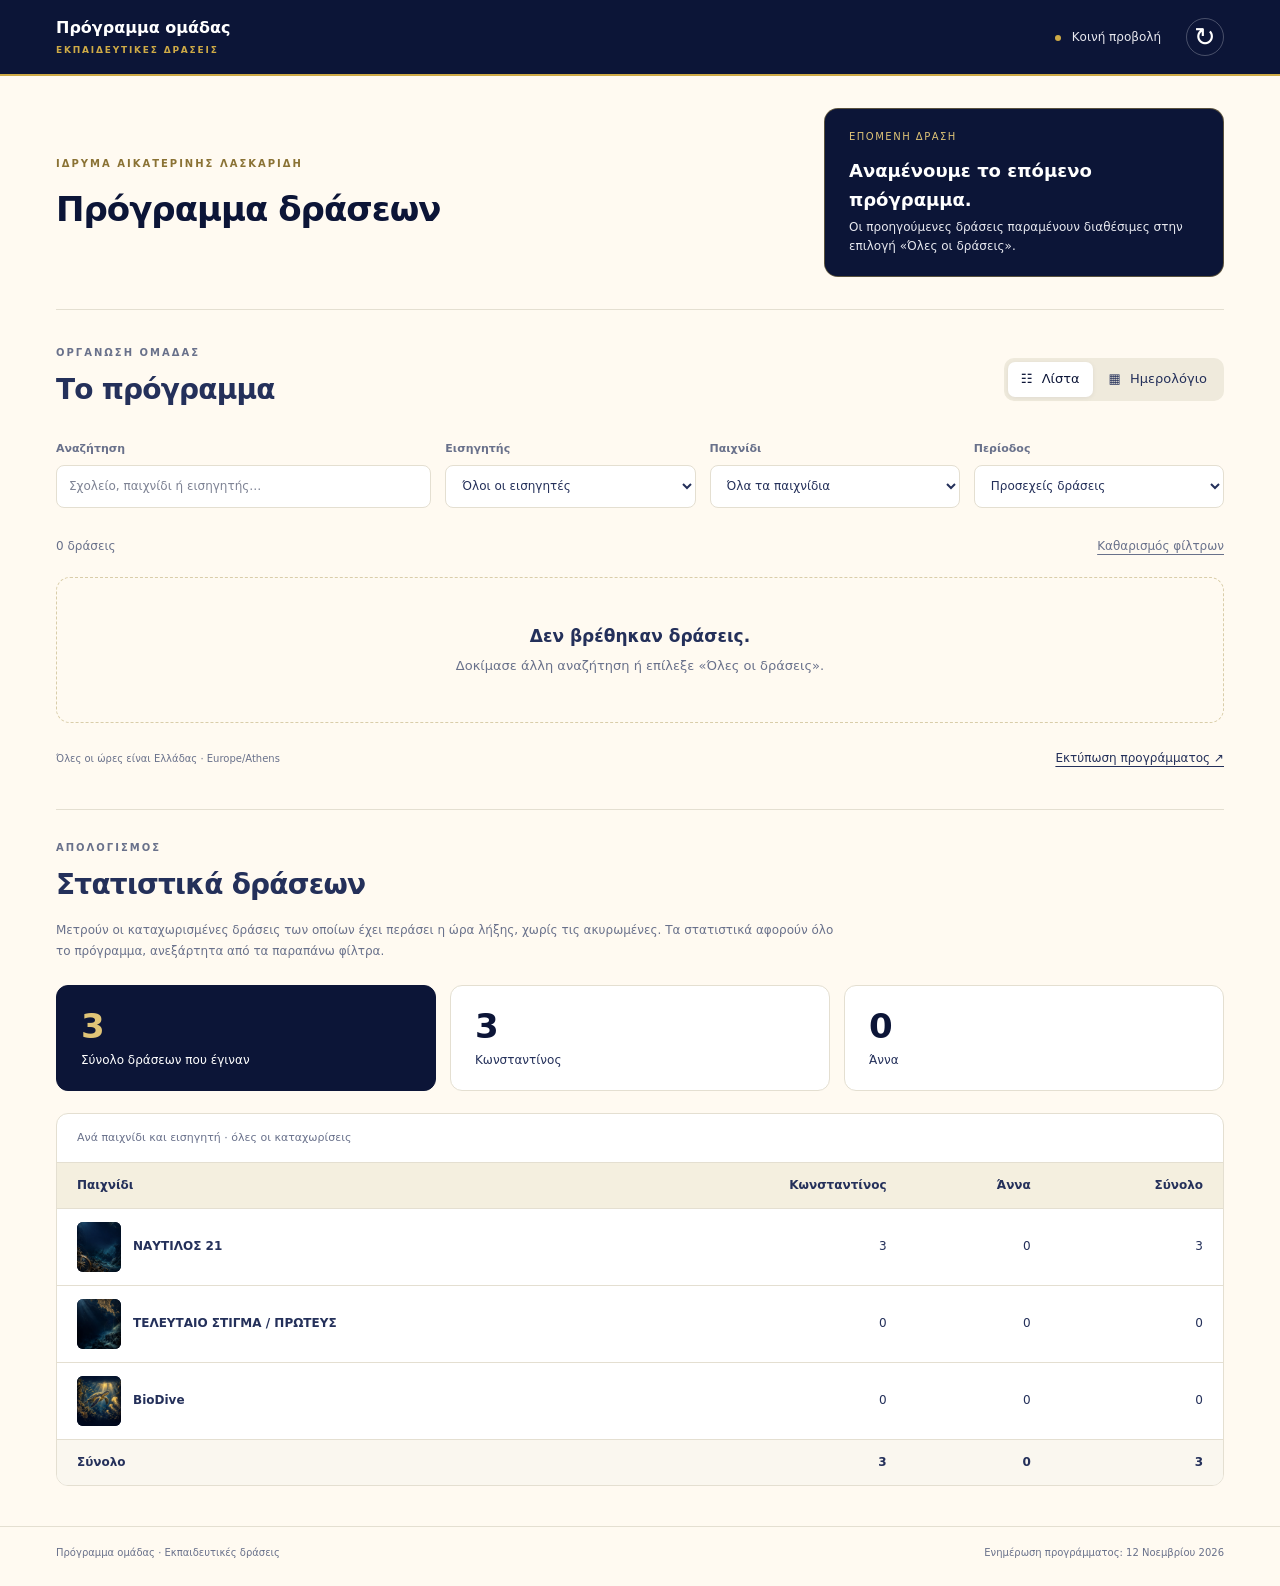
<file: index.html>
<!doctype html>
<html lang="el">
<head>
  <meta charset="utf-8">
  <meta name="viewport" content="width=device-width, initial-scale=1">
  <meta name="theme-color" content="#0c1537">
  <meta name="robots" content="noindex, nofollow">
  <meta name="description" content="Το κοινό πρόγραμμα της ομάδας εκπαιδευτικών δράσεων στο Ίδρυμα Αικατερίνης Λασκαρίδη.">
  <title>Πρόγραμμα ομάδας · Εκπαιδευτικές δράσεις</title>
  <link rel="icon" href="icon.svg?v=foundation1" type="image/svg+xml">
  <link rel="stylesheet" href="styles.css?v=games3">
  <script src="data.js?v=20261112-2" defer></script>
  <script src="schedule-rules.js?v=weekdays4" defer></script>
  <script src="app.js?v=games3" defer></script>
</head>
<body>
  <a class="skip" href="#schedule">Στο πρόγραμμα</a>
  <header class="topbar">
    <a class="brand" href="./" aria-label="Πρόγραμμα ομάδας, αρχική"><span>Πρόγραμμα ομάδας<small>ΕΚΠΑΙΔΕΥΤΙΚΕΣ ΔΡΑΣΕΙΣ</small></span></a>
    <div class="top-actions"><span class="shared"><i></i> Κοινή προβολή</span><button class="icon-button" id="refresh" type="button" aria-label="Ανανέωση προγράμματος">↻</button></div>
  </header>
  <main>
    <section class="intro" aria-labelledby="page-title">
      <div><p class="eyebrow">ΙΔΡΥΜΑ ΑΙΚΑΤΕΡΙΝΗΣ ΛΑΣΚΑΡΙΔΗ</p><h1 id="page-title">Πρόγραμμα δράσεων</h1></div>
      <aside class="next" id="next-event" aria-label="Επόμενη δράση"></aside>
    </section>
    <section class="workspace" id="schedule" aria-labelledby="schedule-title">
      <div class="section-heading"><div><p class="eyebrow">ΟΡΓΑΝΩΣΗ ΟΜΑΔΑΣ</p><h2 id="schedule-title">Το πρόγραμμα</h2></div><div class="view-switch" aria-label="Τρόπος προβολής"><button type="button" data-view="list" aria-pressed="true">☷ <span>Λίστα</span></button><button type="button" data-view="calendar" aria-pressed="false">▦ <span>Ημερολόγιο</span></button></div></div>
      <div class="filters">
        <label class="search-label"><span>Αναζήτηση</span><input id="search" type="search" placeholder="Σχολείο, παιχνίδι ή εισηγητής…" autocomplete="off"></label>
        <label><span>Εισηγητής</span><select id="presenter"><option value="">Όλοι οι εισηγητές</option></select></label>
        <label><span>Παιχνίδι</span><select id="program"><option value="">Όλα τα παιχνίδια</option></select></label>
        <label><span>Περίοδος</span><select id="period"><option value="upcoming">Προσεχείς δράσεις</option><option value="all">Όλες οι δράσεις</option><option value="past">Προηγούμενες δράσεις</option></select></label>
      </div>
      <div class="results-bar"><p id="result-count" role="status" aria-live="polite"></p><button class="text-button" id="clear" type="button">Καθαρισμός φίλτρων</button></div>
      <div id="list-view"></div>
      <div id="calendar-view" hidden><div class="calendar-toolbar"><h3 id="month-label"></h3><div><button id="prev-month" class="month-button" type="button" aria-label="Προηγούμενος μήνας">←</button><button id="current-month" class="text-button" type="button">Τρέχων μήνας</button><button id="next-month" class="month-button" type="button" aria-label="Επόμενος μήνας">→</button></div></div><p class="calendar-hint">Επίλεξε μια δράση για να δεις τις λεπτομέρειες.</p><div class="calendar" id="calendar"></div><div id="day-details" aria-live="polite"></div></div>
      <div class="bottom-tools"><p class="timezone">Όλες οι ώρες είναι Ελλάδας · Europe/Athens</p><button class="text-button" id="print" type="button">Εκτύπωση προγράμματος ↗</button></div>
    </section>
    <section class="statistics" aria-labelledby="statistics-title">
      <div class="section-heading"><div><p class="eyebrow">ΑΠΟΛΟΓΙΣΜΟΣ</p><h2 id="statistics-title">Στατιστικά δράσεων</h2></div></div>
      <p class="statistics-note">Μετρούν οι καταχωρισμένες δράσεις των οποίων έχει περάσει η ώρα λήξης, χωρίς τις ακυρωμένες. Τα στατιστικά αφορούν όλο το πρόγραμμα, ανεξάρτητα από τα παραπάνω φίλτρα.</p>
      <div id="statistics-content"></div>
    </section>
  </main>
  <footer><p>Πρόγραμμα ομάδας · Εκπαιδευτικές δράσεις</p><p id="updated"></p></footer>
  <noscript><p class="noscript">Χρειάζεται ενεργοποιημένη JavaScript για την προβολή του προγράμματος.</p></noscript>
</body>
</html>
</file>
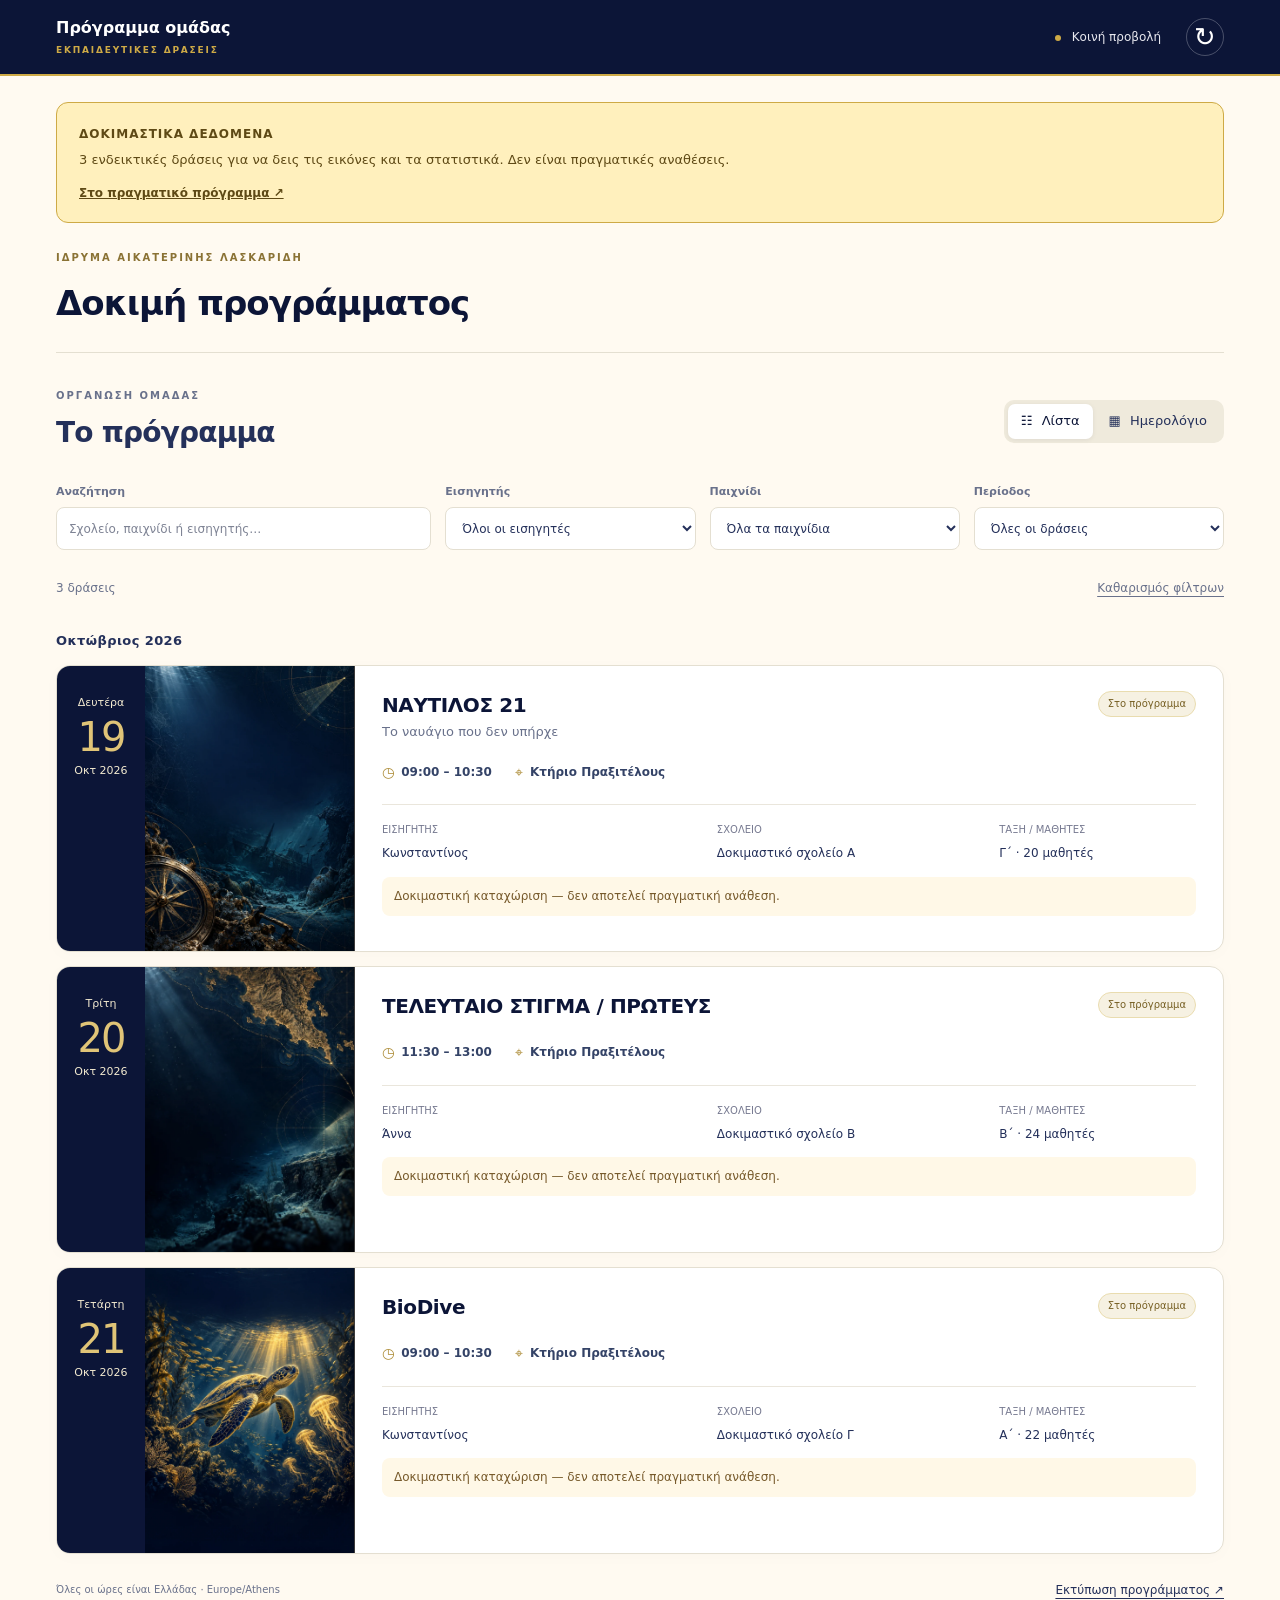
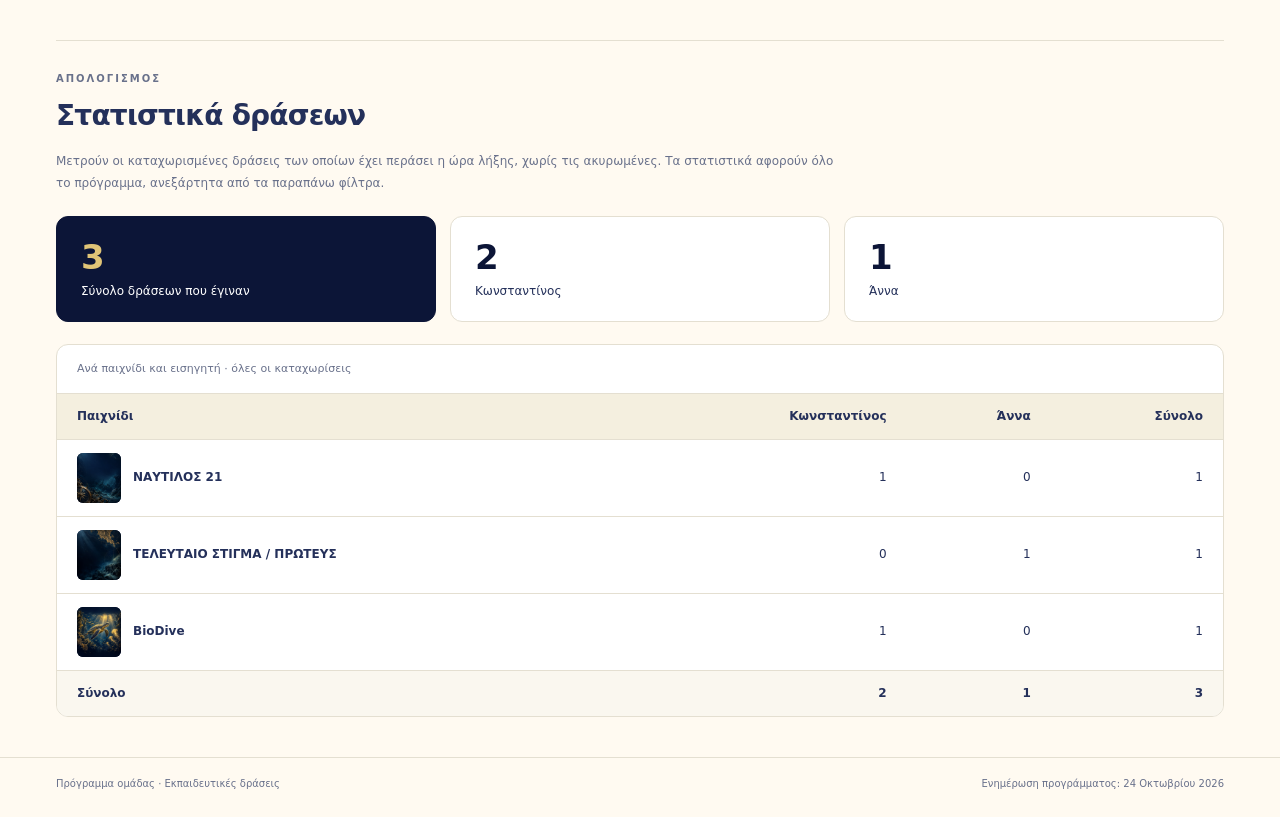
<file: demo.html>
<!doctype html>
<html lang="el">
<head>
  <meta charset="utf-8">
  <meta name="viewport" content="width=device-width, initial-scale=1">
  <meta name="theme-color" content="#0c1537">
  <meta name="robots" content="noindex, nofollow">
  <meta name="description" content="Το κοινό πρόγραμμα της ομάδας εκπαιδευτικών δράσεων στο Ίδρυμα Αικατερίνης Λασκαρίδη.">
  <title>ΔΟΚΙΜΗ · Πρόγραμμα ομάδας</title>
  <link rel="icon" href="icon.svg?v=foundation1" type="image/svg+xml">
  <link rel="stylesheet" href="styles.css?v=games3">
  <script>window.SCHEDULE = {
  "updatedAt": "2026-10-24",
  "events": [
    {
      "id": "demo-nautilos",
      "date": "2026-10-19",
      "start": "09:00",
      "end": "10:30",
      "building": "Πραξιτέλους",
      "program": "ΝΑΥΤΙΛΟΣ 21",
      "subtitle": "Το ναυάγιο που δεν υπήρχε",
      "school": "Δοκιμαστικό σχολείο Α",
      "className": "Γ΄",
      "students": 20,
      "status": "scheduled",
      "note": "Δοκιμαστική καταχώριση — δεν αποτελεί πραγματική ανάθεση."
    },
    {
      "id": "demo-stigma",
      "date": "2026-10-20",
      "start": "11:30",
      "end": "13:00",
      "building": "Πραξιτέλους",
      "program": "ΤΕΛΕΥΤΑΙΟ ΣΤΙΓΜΑ / ΠΡΩΤΕΥΣ",
      "subtitle": "",
      "school": "Δοκιμαστικό σχολείο Β",
      "className": "Β΄",
      "students": 24,
      "status": "scheduled",
      "note": "Δοκιμαστική καταχώριση — δεν αποτελεί πραγματική ανάθεση."
    },
    {
      "id": "demo-biodive",
      "date": "2026-10-21",
      "start": "09:00",
      "end": "10:30",
      "building": "Πραξιτέλους",
      "program": "BioDive",
      "subtitle": "",
      "school": "Δοκιμαστικό σχολείο Γ",
      "className": "Α΄",
      "students": 22,
      "status": "scheduled",
      "note": "Δοκιμαστική καταχώριση — δεν αποτελεί πραγματική ανάθεση."
    }
  ]
};</script>
  <script src="schedule-rules.js?v=weekdays4" defer></script>
  <script src="app.js?v=games3" defer></script>
<style>
    .demo-banner{background:#fff0bd;border:1px solid #ceaa46;border-radius:12px;padding:18px 22px;margin-top:26px;color:#5e4915}
    .demo-banner strong{font-size:12px;letter-spacing:1px}.demo-banner p{font-size:13px;margin:5px 0 9px}.demo-banner a{font-size:12px;font-weight:600}
    .demo-page .intro{display:block;padding:27px 0}.demo-page #next-event{display:none}.demo-page .event-footer{display:none}
    @media print{.demo-banner{display:block!important}}
  </style></head>
<body class="demo-page">
  <a class="skip" href="#schedule">Στο πρόγραμμα</a>
  <header class="topbar">
    <a class="brand" href="./" aria-label="Πρόγραμμα ομάδας, αρχική"><span>Πρόγραμμα ομάδας<small>ΕΚΠΑΙΔΕΥΤΙΚΕΣ ΔΡΑΣΕΙΣ</small></span></a>
    <div class="top-actions"><span class="shared"><i></i> Κοινή προβολή</span><button class="icon-button" id="refresh" type="button" aria-label="Ανανέωση προγράμματος">↻</button></div>
  </header>
  <main>
    <aside class="demo-banner"><strong>ΔΟΚΙΜΑΣΤΙΚΑ ΔΕΔΟΜΕΝΑ</strong><p>3 ενδεικτικές δράσεις για να δεις τις εικόνες και τα στατιστικά. Δεν είναι πραγματικές αναθέσεις.</p><a href="./">Στο πραγματικό πρόγραμμα ↗</a></aside>
    <section class="intro" aria-labelledby="page-title">
      <div><p class="eyebrow">ΙΔΡΥΜΑ ΑΙΚΑΤΕΡΙΝΗΣ ΛΑΣΚΑΡΙΔΗ</p><h1 id="page-title">Δοκιμή προγράμματος</h1></div>
      <aside class="next" id="next-event" aria-label="Επόμενη δράση"></aside>
    </section>
    <section class="workspace" id="schedule" aria-labelledby="schedule-title">
      <div class="section-heading"><div><p class="eyebrow">ΟΡΓΑΝΩΣΗ ΟΜΑΔΑΣ</p><h2 id="schedule-title">Το πρόγραμμα</h2></div><div class="view-switch" aria-label="Τρόπος προβολής"><button type="button" data-view="list" aria-pressed="true">☷ <span>Λίστα</span></button><button type="button" data-view="calendar" aria-pressed="false">▦ <span>Ημερολόγιο</span></button></div></div>
      <div class="filters">
        <label class="search-label"><span>Αναζήτηση</span><input id="search" type="search" placeholder="Σχολείο, παιχνίδι ή εισηγητής…" autocomplete="off"></label>
        <label><span>Εισηγητής</span><select id="presenter"><option value="">Όλοι οι εισηγητές</option></select></label>
        <label><span>Παιχνίδι</span><select id="program"><option value="">Όλα τα παιχνίδια</option></select></label>
        <label><span>Περίοδος</span><select id="period"><option value="upcoming">Προσεχείς δράσεις</option><option value="all" selected>Όλες οι δράσεις</option><option value="past">Προηγούμενες δράσεις</option></select></label>
      </div>
      <div class="results-bar"><p id="result-count" role="status" aria-live="polite"></p><button class="text-button" id="clear" type="button">Καθαρισμός φίλτρων</button></div>
      <div id="list-view"></div>
      <div id="calendar-view" hidden><div class="calendar-toolbar"><h3 id="month-label"></h3><div><button id="prev-month" class="month-button" type="button" aria-label="Προηγούμενος μήνας">←</button><button id="current-month" class="text-button" type="button">Τρέχων μήνας</button><button id="next-month" class="month-button" type="button" aria-label="Επόμενος μήνας">→</button></div></div><p class="calendar-hint">Επίλεξε μια δράση για να δεις τις λεπτομέρειες.</p><div class="calendar" id="calendar"></div><div id="day-details" aria-live="polite"></div></div>
      <div class="bottom-tools"><p class="timezone">Όλες οι ώρες είναι Ελλάδας · Europe/Athens</p><button class="text-button" id="print" type="button">Εκτύπωση προγράμματος ↗</button></div>
    </section>
    <section class="statistics" aria-labelledby="statistics-title">
      <div class="section-heading"><div><p class="eyebrow">ΑΠΟΛΟΓΙΣΜΟΣ</p><h2 id="statistics-title">Στατιστικά δράσεων</h2></div></div>
      <p class="statistics-note">Μετρούν οι καταχωρισμένες δράσεις των οποίων έχει περάσει η ώρα λήξης, χωρίς τις ακυρωμένες. Τα στατιστικά αφορούν όλο το πρόγραμμα, ανεξάρτητα από τα παραπάνω φίλτρα.</p>
      <div id="statistics-content"></div>
    </section>
  </main>
  <footer><p>Πρόγραμμα ομάδας · Εκπαιδευτικές δράσεις</p><p id="updated"></p></footer>
  <noscript><p class="noscript">Χρειάζεται ενεργοποιημένη JavaScript για την προβολή του προγράμματος.</p></noscript>
</body>
</html>
</file>
<file: styles.css>
:root{--bg:#fffaf1;--paper:#fff;--ink:#24305a;--muted:#69718b;--line:#e4dfd1;--accent:#ceaa46;--gold:#ceaa46;--soft:#f4efdf;--radius:18px}*{box-sizing:border-box}html{scroll-behavior:smooth}body{margin:0;background:var(--bg);color:var(--ink);font:15px/1.6 system-ui,-apple-system,"Segoe UI",sans-serif}button,input,select{font:inherit}button,a,input,select{-webkit-tap-highlight-color:transparent}button{cursor:pointer}button:focus-visible,a:focus-visible,input:focus-visible,select:focus-visible{outline:3px solid #ae7835;outline-offset:4px}button{color:inherit}a{color:inherit}button:disabled{cursor:default;opacity:.5}[hidden]{display:none!important}.skip{position:absolute;top:-90px;left:20px;z-index:10;background:white;padding:10px}.skip:focus{top:10px}.topbar{max-width:1280px;margin:auto;padding:26px 56px;display:flex;align-items:center;justify-content:space-between;border-bottom:1px solid var(--line)}.brand{display:flex;align-items:center;gap:13px;text-decoration:none;font-size:16px;font-weight:650;line-height:1.3}.brand small{display:block;font-size:9px;font-weight:600;letter-spacing:1.8px;margin-top:6px;color:var(--muted)}.brand-icon{display:grid;place-items:center;width:43px;height:43px;border-radius:13px;background:var(--ink);color:#f4e8cf;font:32px Georgia,serif}.top-actions{display:flex;gap:25px;align-items:center}.shared{font-size:12px;color:var(--muted)}.shared i{display:inline-block;width:6px;height:6px;border-radius:50%;background:#ceaa46;margin-right:7px}.icon-button{font-size:26px;background:transparent;border:1px solid var(--line);border-radius:50%;width:38px;height:38px;line-height:1}main{max-width:1280px;padding:0 56px;margin:auto}.intro{display:grid;grid-template-columns:1.25fr 1fr;gap:70px;align-items:center;padding:64px 0 56px}.eyebrow{font-size:10px;letter-spacing:2px;font-weight:700;margin:0 0 16px;color:var(--muted)}h1{font-size:clamp(35px,4.5vw,56px);font-weight:600;letter-spacing:-2.1px;line-height:1.15;margin:0}h1 em{font-style:normal;color:#8a7234}.lead{font-size:15px;color:var(--muted);line-height:1.8;margin:22px 0 0}.next{align-self:center;background:var(--ink);color:#fff;border-radius:var(--radius);padding:28px 30px;position:relative;overflow:hidden}.next:after{content:"";position:absolute;width:190px;height:190px;right:-115px;top:-95px;border:30px solid #ffffff08;border-radius:50%;pointer-events:none}.next-label{font-size:10px;letter-spacing:1.5px;color:#c2d2c6;display:flex;justify-content:space-between;margin:0 0 21px}.next-date{display:flex;align-items:center;gap:18px;margin-bottom:16px}.next-number{font-size:57px;font-weight:300;line-height:1;letter-spacing:-3px}.next-date-text{line-height:1.7;font-size:13px;color:#dde5de}.next h2{font-size:20px;font-weight:600;margin:0 0 3px}.next-subtitle{margin:0;font-size:12px;color:#c5d4cf}.next-meta{display:flex;gap:20px;flex-wrap:wrap;border-top:1px solid #ffffff26;padding-top:17px;margin:21px 0 0;font-size:12px;color:#f4efdf}.workspace{border-top:1px solid var(--line);padding:35px 0 0}.section-heading{display:flex;align-items:center;justify-content:space-between;gap:20px}.section-heading .eyebrow{margin:0 0 7px}.section-heading h2{font-size:28px;letter-spacing:-.8px;font-weight:550;margin:0}.view-switch{display:flex;background:#eeeadf;border-radius:10px;padding:4px;gap:3px}.view-switch button{border:0;background:none;border-radius:7px;padding:7px 13px;font-size:13px;white-space:nowrap}.view-switch button[aria-pressed=true]{background:white;box-shadow:0 1px 4px #24305a12}.view-switch button span{margin-left:5px}.filters{display:grid;grid-template-columns:1.5fr 1fr 1fr 1fr;gap:14px;margin-top:27px}.filters label>span{display:block;font-size:11px;font-weight:600;color:var(--muted);margin-bottom:7px}.filters input,.filters select{width:100%;min-width:0;border:1px solid var(--line);background:#fff;border-radius:8px;padding:11px 12px;font-size:12px;height:43px;color:var(--ink)}.filters input::placeholder{color:#7e8394}.results-bar{display:flex;justify-content:space-between;align-items:center;gap:14px;margin:23px 0 15px;font-size:12px;color:var(--muted)}.results-bar p{margin:0}.text-button{border:0;background:transparent;padding:6px 0;font-size:12px;text-decoration:underline;text-underline-offset:4px}.month-heading{font-size:13px;letter-spacing:.4px;font-weight:600;margin:27px 0 13px}.event-card{background:var(--paper);border:1px solid var(--line);border-radius:var(--radius);display:grid;grid-template-columns:104px minmax(0,1fr);overflow:hidden;margin:0 0 14px;scroll-margin-top:30px}.event-date{background:var(--soft);border-right:1px solid var(--line);display:flex;align-items:center;flex-direction:column;padding:25px 12px;gap:2px}.event-weekday{font-size:11px;color:var(--muted)}.event-number{font-size:40px;line-height:1.15;font-weight:400;letter-spacing:-2px}.event-month{font-size:11px;color:var(--muted)}.event-main{padding:24px 27px}.event-title-row{display:flex;gap:16px;align-items:flex-start;justify-content:space-between}.event-title-row h3{font-size:20px;letter-spacing:-.4px;margin:0;line-height:1.4;font-weight:650}.event-subtitle{font-size:13px;color:var(--muted);margin:3px 0 0}.status{font-size:10px;white-space:nowrap;padding:4px 9px;background:#eef1f8;border:1px solid #dce1ef;border-radius:20px;color:#24305a}.status.cancelled{background:#fff0eb;border-color:#edcfc2;color:#93472b}.status.changed{background:#fff5dd;border-color:#ebd8aa;color:#7b5f22}.event-meta{display:flex;flex-wrap:wrap;gap:10px 23px;margin:18px 0 21px;font-size:12px;font-weight:550}.event-meta span{display:flex;align-items:center;gap:7px}.meta-symbol{color:#ac8b35;font-size:14px}.event-details{display:grid;grid-template-columns:1.2fr 1fr .75fr;gap:20px;border-top:1px solid #eae6dc;padding-top:17px;margin:0}.event-details dt{font-size:10px;color:var(--muted);margin-bottom:5px}.event-details dd{font-size:12px;margin:0;line-height:1.8}.event-details dd span{display:block}.event-footer{display:flex;justify-content:flex-end;margin-top:16px}.add-calendar{background:none;border:0;padding:4px 0;font-size:11px;color:#24305a;text-decoration:underline;text-underline-offset:4px}.event-note{font-size:12px;color:#775a2b;background:#fff8e7;border-radius:8px;padding:10px 12px;margin-bottom:0}.bottom-tools{display:flex;justify-content:space-between;gap:15px;align-items:center;margin-top:18px}.timezone{font-size:10px;color:var(--muted)}.update-note{display:flex;gap:20px;margin:48px 0 42px;padding:23px 0;border-top:1px solid var(--line);border-bottom:1px solid var(--line)}.note-icon{font-size:24px;color:#6c8368}.update-note h2{font-size:13px;font-weight:600;margin:0 0 5px}.update-note p{font-size:12px;color:var(--muted);margin:0;max-width:720px}.update-note .updated{margin-top:8px;font-size:10px}footer{max-width:1280px;margin:auto;padding:0 56px 25px;display:flex;justify-content:space-between;gap:15px;color:var(--muted);font-size:10px}footer p{margin:0}.empty{padding:45px 20px;text-align:center;border:1px dashed #ddd0aa;border-radius:var(--radius);color:var(--muted)}.empty h3{color:var(--ink);font-size:17px;margin:0 0 6px}.empty p{font-size:13px;margin:0}.calendar-toolbar{display:flex;justify-content:space-between;align-items:center;margin:25px 0 10px;gap:12px}.calendar-toolbar h3{font-size:18px;margin:0;font-weight:550}.calendar-toolbar>div{display:flex;align-items:center;gap:15px}.month-button{border:1px solid var(--line);background:white;border-radius:8px;width:34px;height:34px}.calendar-hint{font-size:11px;color:var(--muted);margin:0 0 14px}.calendar{display:grid;grid-template-columns:repeat(7,minmax(0,1fr));border-top:1px solid var(--line);border-left:1px solid var(--line);border-radius:10px;overflow:hidden;background:#fff}.week-label{text-align:center;font-size:11px;font-weight:600;background:#f4efdf;padding:10px 2px;border-right:1px solid var(--line);border-bottom:1px solid var(--line)}.day{min-height:100px;padding:9px;border-right:1px solid var(--line);border-bottom:1px solid var(--line);font-size:12px}.day.blank{background:#fbf8f0}.day.today>.day-number{background:var(--ink);color:white;border-radius:50%;padding:3px 6px}.calendar-event{width:100%;text-align:left;display:block;border:0;border-left:2px solid #b39138;background:#edf0f8;border-radius:4px;padding:5px;margin-top:8px;font-size:10px;line-height:1.5;overflow-wrap:anywhere}.calendar-event.cancelled{text-decoration:line-through;background:#fff0eb}.calendar-event strong{display:block}#day-details{margin-top:22px}.noscript{padding:25px;text-align:center;background:white}
@media(min-width:1400px){.intro{padding-top:75px;padding-bottom:65px}}@media(max-width:900px){.topbar{padding:22px 30px}main{padding:0 30px}.intro{gap:35px;padding-top:45px;padding-bottom:40px}h1{font-size:42px}.filters{grid-template-columns:repeat(2,minmax(0,1fr))}.event-details{grid-template-columns:1fr 1fr}.event-details>div:last-child{grid-column:1/-1}.next{padding:24px}.event-main{padding:22px}footer{padding:0 30px 25px}.day{min-height:85px;padding:6px}}
@media(max-width:600px){body{font-size:14px}.topbar{padding:18px 20px}.brand{font-size:13px;gap:10px}.brand-icon{width:37px;height:37px;font-size:28px}.brand small{font-size:8px;letter-spacing:1px}.shared{display:none}.top-actions{gap:0}main{padding:0 20px}.intro{grid-template-columns:1fr;gap:28px;padding:32px 0}.eyebrow{font-size:9px;letter-spacing:1.5px}h1{font-size:40px;letter-spacing:-1.5px}.lead{font-size:13px;margin-top:16px}.lead br{display:none}.next{padding:23px}.next-number{font-size:48px}.next-label{margin-bottom:15px}.next-date{margin-bottom:13px}.next-meta{margin-top:17px;padding-top:14px}.workspace{padding-top:26px}.section-heading h2{font-size:24px}.view-switch button{font-size:12px;padding:7px 9px}.view-switch button span{margin-left:3px}.filters{gap:13px 10px;margin-top:21px}.filters .search-label{grid-column:1/-1}.filters label:last-child{grid-column:1/-1}.filters input,.filters select{font-size:12px}.results-bar{font-size:11px;margin-top:20px}.results-bar .text-button{font-size:10px}.event-card{grid-template-columns:65px minmax(0,1fr);border-radius:13px}.event-date{padding:20px 5px}.event-number{font-size:32px}.event-weekday,.event-month{font-size:9px}.event-main{padding:19px 16px}.event-title-row{display:block}.event-title-row h3{font-size:18px}.event-subtitle{font-size:12px}.status{display:inline-block;margin-top:10px}.event-meta{gap:8px 14px;margin:14px 0;font-size:11px}.event-details{grid-template-columns:1fr;gap:13px}.event-details>div:last-child{grid-column:auto}.event-details dd{font-size:11px}.event-details dt{font-size:9px;margin-bottom:3px}.event-footer{justify-content:flex-start}.bottom-tools{align-items:flex-start;flex-direction:column;gap:0}.timezone{font-size:9px}.update-note{margin:30px 0;padding:20px 0;gap:12px}.update-note p{font-size:11px}footer{padding:0 20px 23px;flex-direction:column;gap:3px;font-size:9px}.calendar-toolbar{align-items:flex-start;flex-direction:column}.calendar-toolbar h3{font-size:17px}.calendar-toolbar>div{width:100%;justify-content:space-between}.day{min-height:80px;padding:4px;font-size:10px}.calendar-event{font-size:8px;padding:4px 2px}.calendar-event .calendar-program{display:none}.week-label{font-size:9px;padding:8px 1px}.calendar-hint{font-size:10px}}
@media print{body{background:white;color:black}.topbar{padding:15px 0}.top-actions,.filters,.view-switch,.results-bar .text-button,.bottom-tools,.event-footer,.next,.calendar-toolbar,.calendar-hint,.update-note,footer,.skip{display:none!important}main{padding:0}.intro{display:block;padding:20px 0}.intro h1{font-size:27px;letter-spacing:0}.intro h1 br{display:none}.lead{font-size:11px;margin-top:6px}.workspace{padding-top:20px}#calendar-view{display:none!important}#list-view{display:block!important}.event-card{break-inside:avoid}.event-main{padding:16px}.event-date{background:white}.event-details{grid-template-columns:1.2fr 1fr .75fr}.event-details>div:last-child{grid-column:auto}.event-details dd{font-size:10px}.event-details dt{font-size:9px}.event-title-row{display:flex}.status{-webkit-print-color-adjust:exact;print-color-adjust:exact}.event-title-row h3{font-size:16px}.section-heading h2{font-size:20px}}
@media(max-width:600px){.section-heading{gap:10px}.section-heading h2{font-size:22px;white-space:nowrap}.view-switch button{font-size:11px;padding:6px 7px}} @media(prefers-reduced-motion:reduce){html{scroll-behavior:auto}}
/* Compact schedule heading */
.intro{grid-template-columns:minmax(0,1fr) minmax(300px,400px);gap:48px;padding:32px 0}h1{font-size:34px;font-weight:600;letter-spacing:-1px;line-height:1.25;max-width:480px}.next{padding:20px 24px}.next-label{margin-bottom:12px}.next-date{gap:14px;margin-bottom:12px}.next-number{font-size:42px;letter-spacing:-1.5px}.next h2{font-size:18px}.next-meta{margin-top:14px;padding-top:12px}.bottom-tools{margin-bottom:32px}footer{border-top:1px solid var(--line);padding-top:18px}
@media(max-width:900px){.intro{gap:28px;grid-template-columns:minmax(0,1fr) minmax(280px,1fr)}h1{font-size:30px}}
@media(max-width:600px){.intro{grid-template-columns:1fr;gap:22px;padding:26px 0}h1{font-size:28px;max-width:320px;letter-spacing:-.6px}.intro .eyebrow{margin-bottom:10px}.next{padding:20px}.next-number{font-size:38px}.bottom-tools{margin-bottom:24px}footer{padding-top:16px}}
@media print{.intro{display:block;padding:18px 0}.intro h1{font-size:25px;max-width:none}}


/* Foundation palette, matched to laskaridisfoundation.org. */
:root{--navy:#0c1537;--gold:#ceaa46;--bg:#fffaf1;--ink:#24305a;--soft:#f4efdf;--radius:14px}
.topbar{max-width:none;background:var(--navy);color:#fff;padding:18px max(28px,calc((100vw - 1168px)/2));border-bottom:2px solid var(--gold)}
.brand-icon{width:48px;height:48px;object-fit:contain;background:none;border-radius:0;flex-shrink:0}
.brand small{color:var(--gold)}.shared{color:#e8e8ef}.shared i{background:var(--gold)}
.icon-button{border-color:#ffffff40;color:#fff}.icon-button:hover{background:#ffffff12}
.intro .eyebrow{color:#8a7234}.intro h1{color:var(--navy)}
.next{background:var(--navy);border:1px solid #ceaa4666;border-radius:14px;isolation:isolate}
.next-artwork{position:absolute;inset:0;width:100%;height:100%;object-fit:cover;opacity:.85;z-index:-2}
.next:after{inset:0;width:auto;height:auto;border:0;border-radius:0;background:linear-gradient(90deg,rgba(12,21,55,.96),rgba(12,21,55,.74) 55%,rgba(12,21,55,.2));z-index:-1}
.next-content{position:relative}.next-label{color:#e0c477}.next-number{color:#e6cb7e}.next-date-text{color:#f8f0dc}
.next-subtitle{color:#e7e8ef}.next-meta{color:#fffaf1;border-top-color:#ceaa4659}
.event-card{grid-template-columns:88px minmax(0,1fr);box-shadow:0 3px 18px #0c153705;border-color:#e4dfd1}
.event-card.has-artwork{grid-template-columns:88px 210px minmax(0,1fr)}
.event-date{background:var(--navy);border-right:0;color:#fff;justify-content:flex-start;padding-top:28px}
.event-number{color:#e0c477}.event-weekday,.event-month{color:#f3ead0}
.event-artwork{position:relative;min-height:285px;overflow:hidden;background:var(--navy);border-right:1px solid #ceaa4640}
.event-artwork img{position:absolute;inset:0;width:100%;height:100%;object-fit:cover}
.event-main{padding:25px 27px}.event-title-row h3{color:var(--navy)}
.event-details{border-top-color:#eae6dc}.event-details dt{color:#767990}.event-meta{color:#344367}
.status.scheduled{background:#f6f1e2;color:#776024;border-color:#e9dcaf}
.add-calendar{color:#24305a}.add-calendar:hover,.text-button:hover{color:#8c6c1a}
.calendar-event{background:#edf0f8;border-left-color:var(--gold);color:var(--navy)}
.day.today>.day-number{background:var(--navy);color:#fff}.week-label{background:#f3efdf;color:var(--navy)}
.view-switch{background:#efeadc}.view-switch button[aria-pressed=true]{color:var(--navy);box-shadow:0 1px 5px #0c153712}
.filters input:focus,.filters select:focus{border-color:#bc9940}.empty{border-color:#d9cda9}
@media(max-width:900px){.topbar{padding:18px 30px}.event-card.has-artwork{grid-template-columns:72px 150px minmax(0,1fr)}.event-main{padding:22px}.event-artwork{min-height:310px}}
@media(max-width:600px){
 .topbar{padding:16px 20px}.brand-icon{width:40px;height:40px}.brand{gap:11px}
 .event-card,.event-card.has-artwork{grid-template-columns:64px minmax(0,1fr)}
 .event-artwork{grid-column:1/-1;grid-row:1;min-height:0;height:170px;border-right:0;border-bottom:2px solid var(--gold)}
 .event-card.has-artwork .event-date{grid-column:1;grid-row:2}.event-card.has-artwork .event-main{grid-column:2;grid-row:2}
 .event-date{padding:21px 5px}.event-main{padding:20px 16px}.next-artwork{opacity:.75}
}
@media print{
 .topbar{background:white;color:var(--navy);border-bottom:1px solid var(--gold)}.brand-icon{display:none}.brand small{color:var(--navy)}
 .event-artwork,.next-artwork{display:none!important}.event-card,.event-card.has-artwork{grid-template-columns:75px minmax(0,1fr);box-shadow:none}
 .event-card.has-artwork .event-date,.event-card.has-artwork .event-main{grid-column:auto;grid-row:auto}
 .event-date{background:white;color:var(--navy)}.event-number,.event-weekday,.event-month{color:var(--navy)}
}
/* Cancelled actions stay visible, with a neutral grey treatment. */
.event-card.is-cancelled{background:#f1f2f3;border-color:#d1d3d6;box-shadow:none;color:#555a63}
.is-cancelled .event-date{background:#dfe1e4;color:#555a63}
.is-cancelled .event-number,.is-cancelled .event-weekday,.is-cancelled .event-month,.is-cancelled .event-title-row h3,.is-cancelled .event-meta,.is-cancelled .meta-symbol{color:#555a63}
.is-cancelled .event-artwork{background:#dfe1e4;border-color:#c8cbd0}
.is-cancelled .event-artwork img{filter:grayscale(1);opacity:.5}
.is-cancelled .event-note{background:#e4e6e8;color:#555a63}
.status.cancelled{background:#e1e3e6;color:#454a52;border-color:#b8bdc4;font-weight:650}
.calendar-event.cancelled{background:#e5e7e9;color:#505660;border-left-color:#8c939c;text-decoration:none}
.calendar-event.cancelled .calendar-program{text-decoration:line-through}
.calendar-cancelled{display:block;font-size:9px;font-weight:650}
/* All-time statistics, independent of schedule filters. */
.statistics{border-top:1px solid var(--line);padding:30px 0 40px}
.statistics-note{max-width:790px;color:var(--muted);font-size:12px;line-height:1.8;margin:12px 0 22px}
.stat-cards{display:grid;grid-template-columns:repeat(3,minmax(0,1fr));gap:14px;margin-bottom:22px}
.stat-card{border:1px solid var(--line);border-radius:12px;background:white;padding:20px 24px;display:flex;flex-direction:column;gap:4px}
.stat-card:first-child{background:var(--navy);border-color:var(--navy);color:white}
.stat-card strong{font-size:34px;line-height:1.2;font-weight:600;color:var(--navy)}
.stat-card:first-child strong{color:#e0c477}.stat-card span{font-size:12px}
.statistics-empty{font-size:12px;color:var(--muted);margin:0 0 16px}
.statistics-table-wrap{overflow-x:auto;border:1px solid var(--line);border-radius:12px;background:white}
.statistics-table{border-collapse:collapse;width:100%;font-size:12px;text-align:left}
.statistics-table caption{text-align:left;padding:15px 20px;color:var(--muted);font-size:11px}
.statistics-table th,.statistics-table td{padding:13px 20px;border-top:1px solid var(--line)}
.statistics-table thead{background:#f4efdf}.statistics-table th{font-weight:600}
.statistics-table td,.statistics-table th:not(:first-child){text-align:right}
.statistics-table tfoot{background:#faf7ef;font-weight:650}
.statistics-program{display:flex;align-items:center;gap:12px}.statistics-program img{flex-shrink:0;object-fit:cover;border-radius:6px;background:var(--navy)}
@media(max-width:600px){.statistics-program{gap:7px}.statistics-program img{width:30px;height:40px}}
@media print{.statistics-program img{display:none}}
@media(max-width:600px){.stat-cards{gap:8px}.stat-card{padding:15px 10px}.stat-card strong{font-size:28px}.stat-card span{font-size:10px}.statistics-table th,.statistics-table td{padding:12px 10px}.statistics-table{font-size:10px}.statistics-table caption{padding:12px 10px}.calendar-cancelled{font-size:7px;overflow-wrap:anywhere}.statistics{padding-top:25px}.statistics-note{font-size:11px}}
@media print{.statistics{break-inside:avoid;padding-bottom:0}.stat-card{padding:12px}.stat-card:first-child{background:white;color:black}.stat-card strong,.stat-card:first-child strong{color:black}.statistics-table-wrap{overflow:visible}.event-card.is-cancelled{-webkit-print-color-adjust:exact;print-color-adjust:exact}}
</file>
